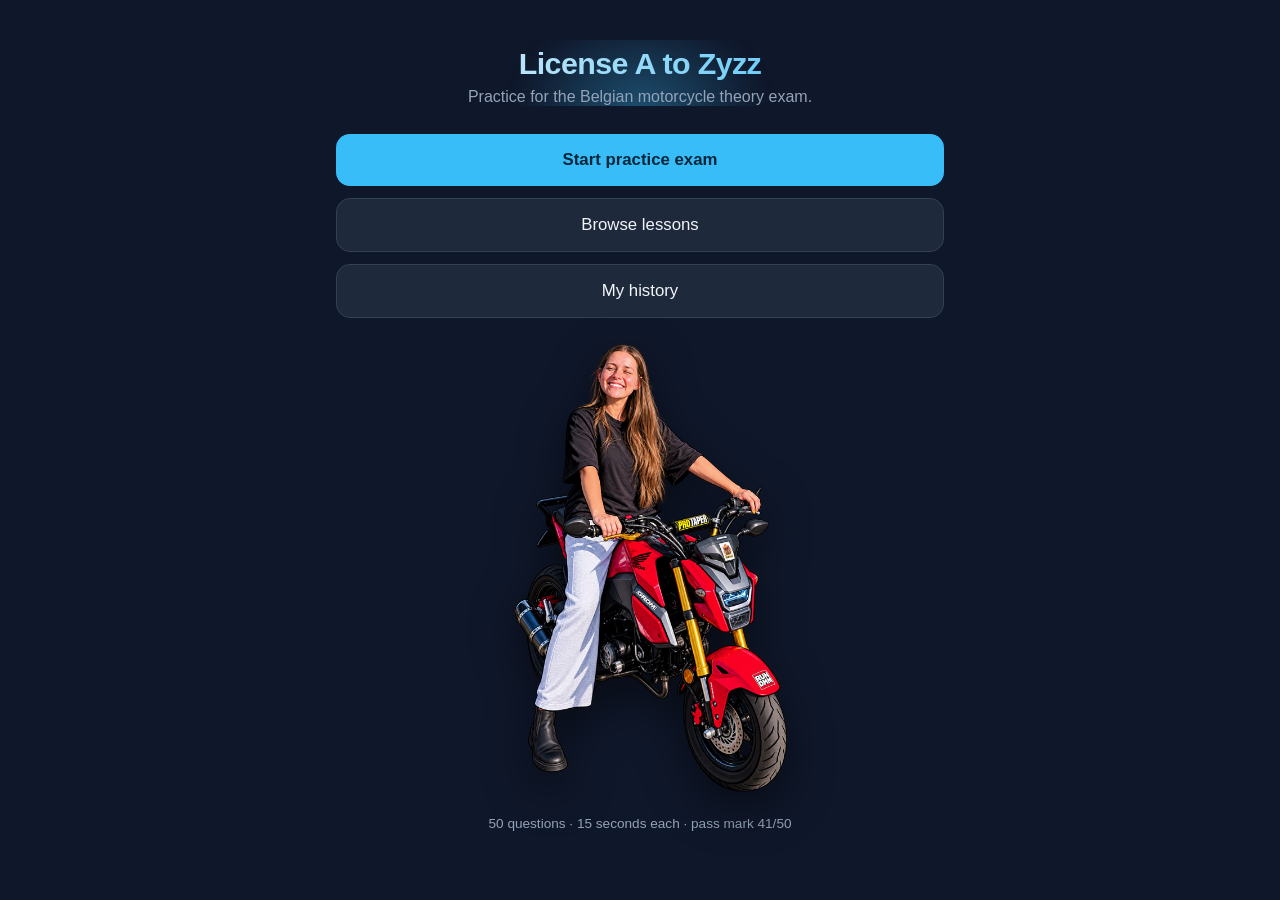
<file: index.html>
<!doctype html>
<html lang="en">
<head>
  <meta charset="UTF-8" />
  <meta name="viewport" content="width=device-width, initial-scale=1, viewport-fit=cover, maximum-scale=1" />
  <title>License A to Zyzz</title>
  <meta name="description" content="Practice trainer for the Belgian motorcycle (rijbewijs A) theory exam." />

  <link rel="manifest" href="manifest.json" />
  <meta name="theme-color" content="#0f172a" />

  <!-- iOS home-screen app behavior -->
  <meta name="apple-mobile-web-app-capable" content="yes" />
  <meta name="apple-mobile-web-app-status-bar-style" content="black-translucent" />
  <meta name="apple-mobile-web-app-title" content="A to Zyzz" />
  <link rel="apple-touch-icon" href="icons/icon-180.png" />

  <link rel="icon" href="icons/icon-192.png" />
  <link rel="stylesheet" href="css/style.css" />
</head>
<body>
  <main id="app"></main>
  <script type="module" src="js/app.js"></script>
</body>
</html>
</file>
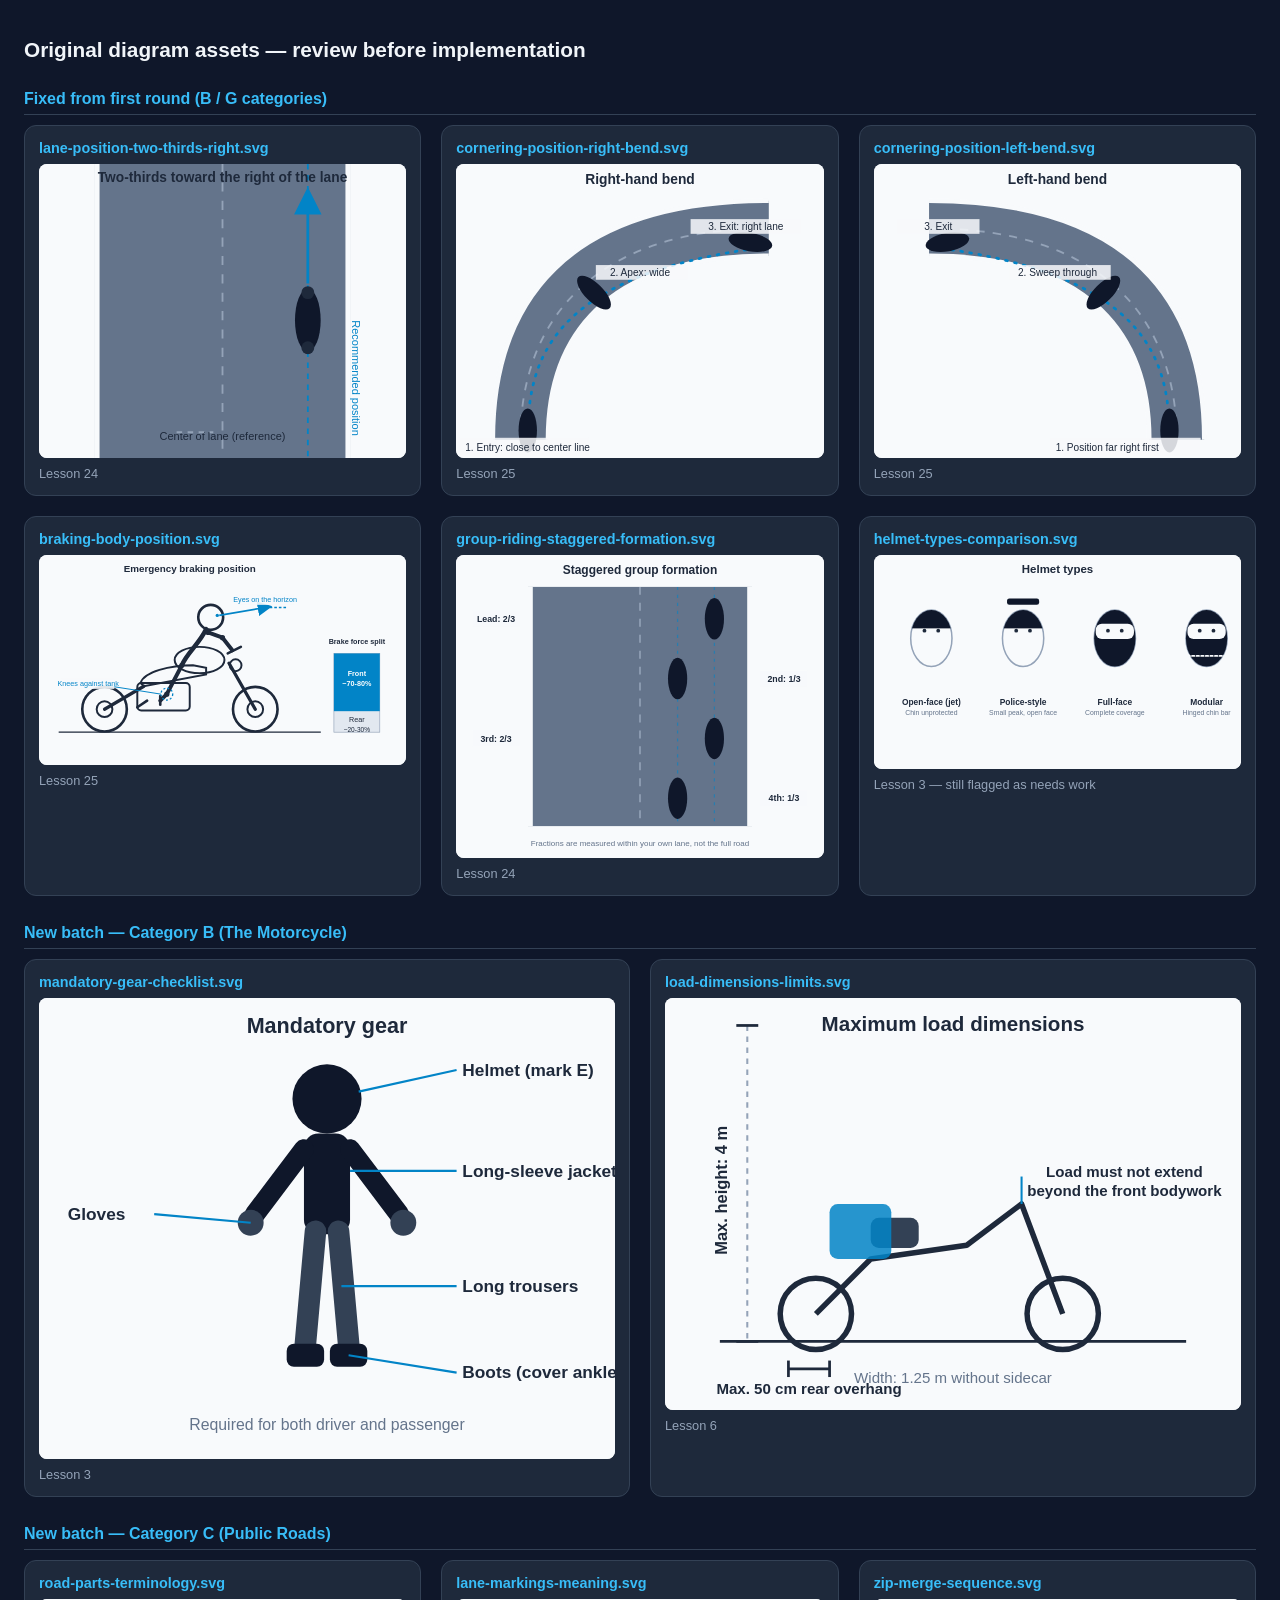
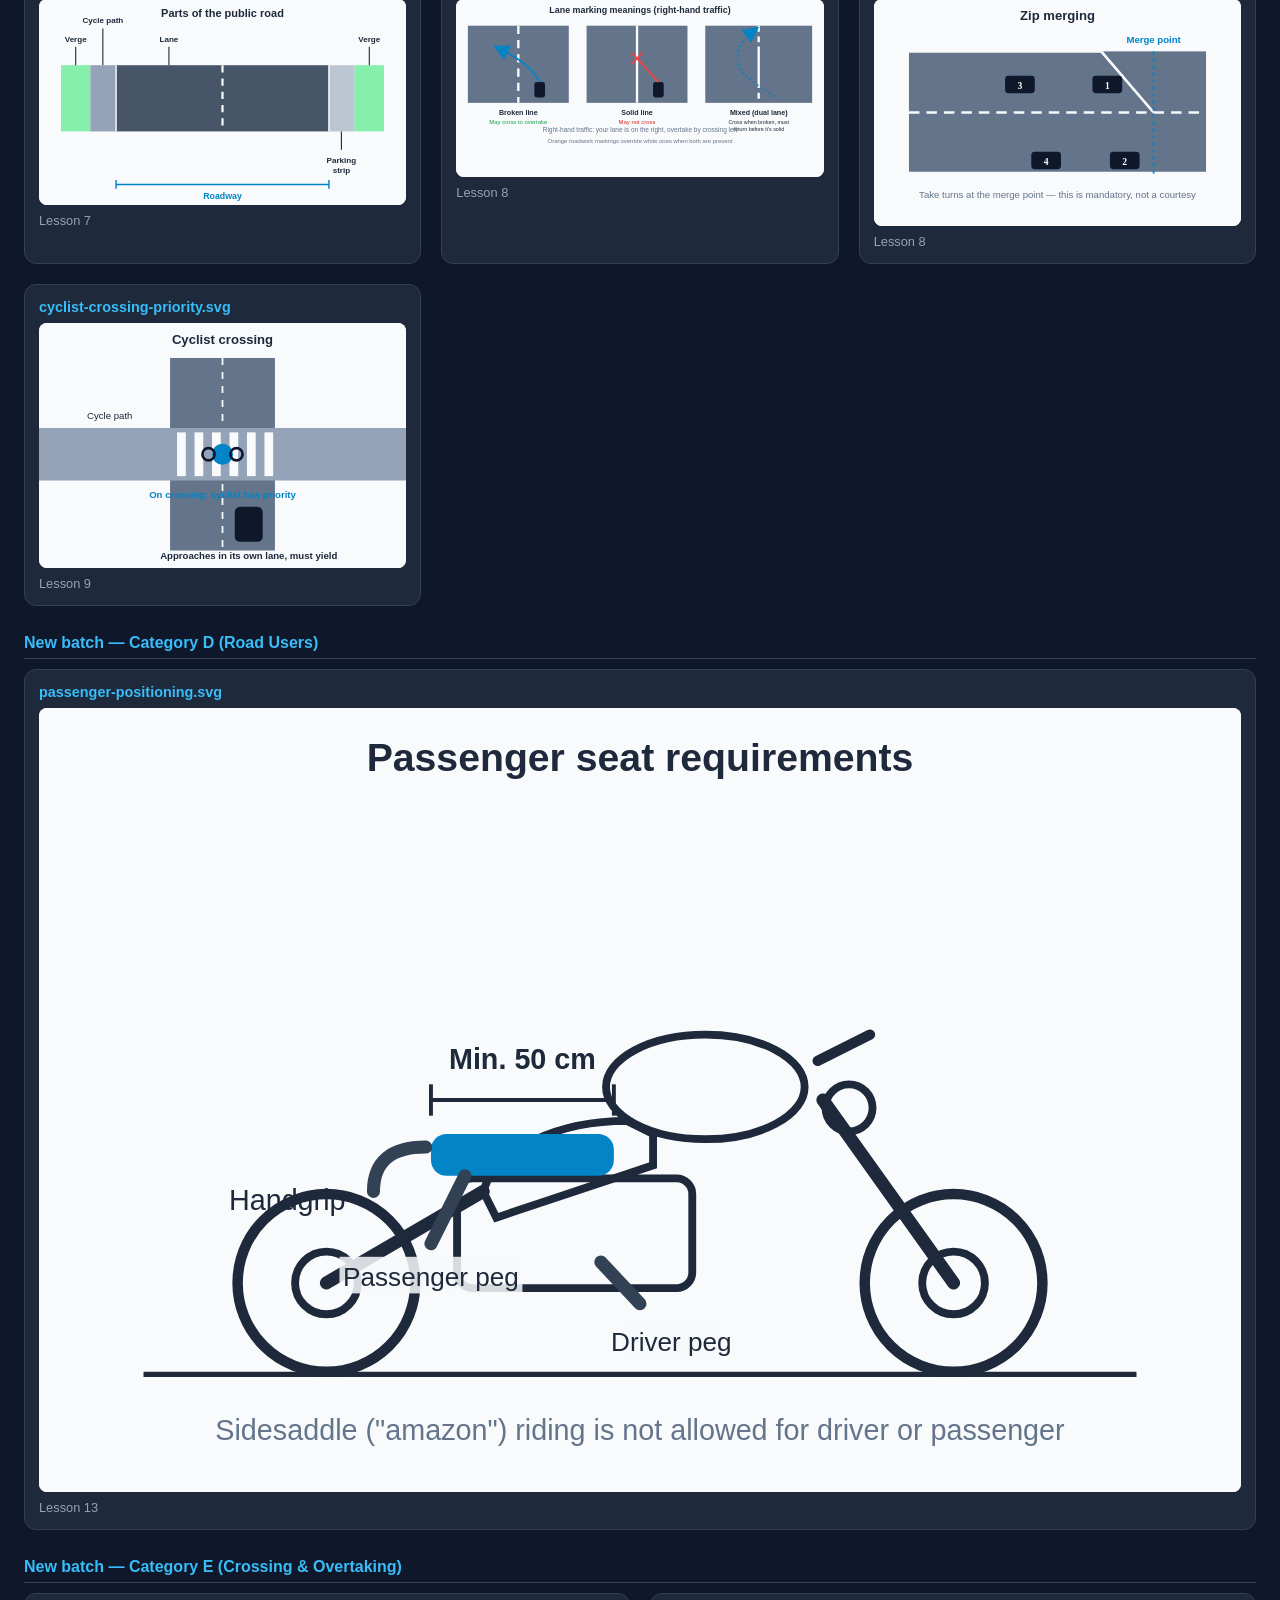
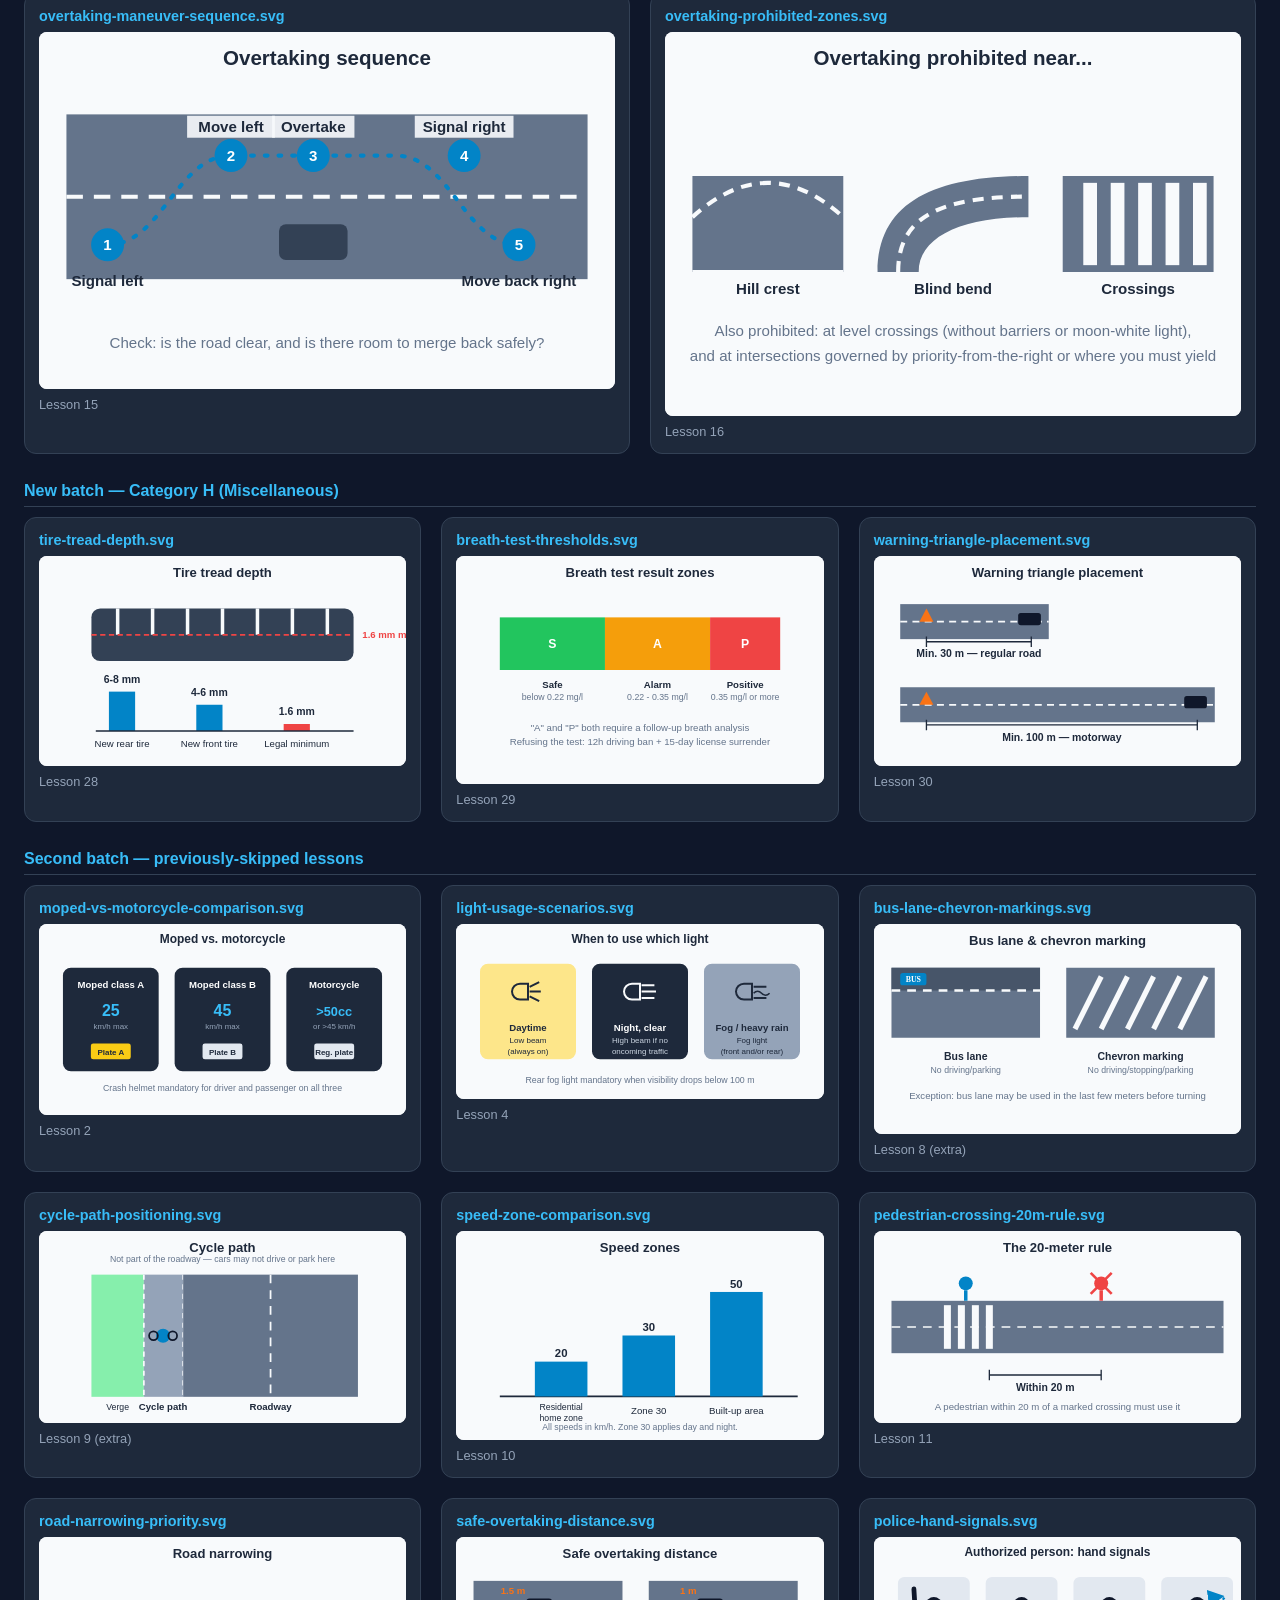
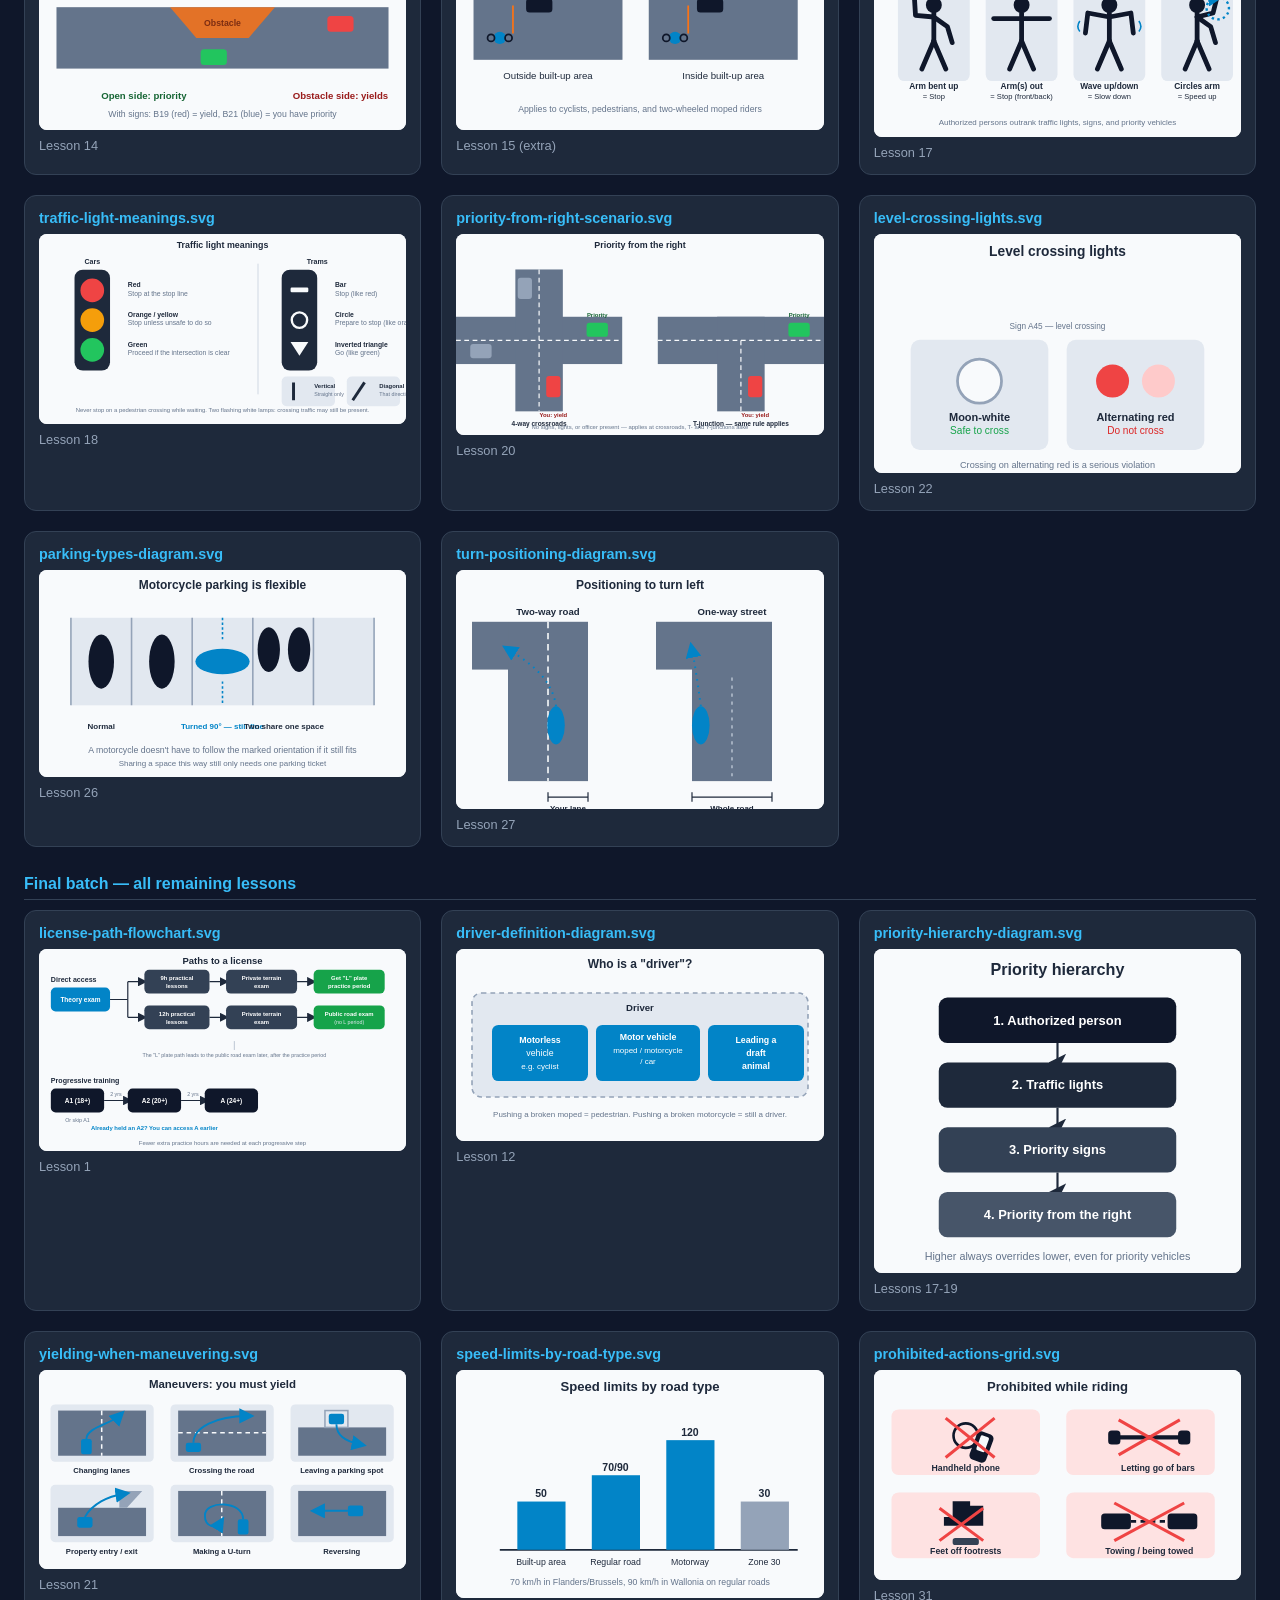
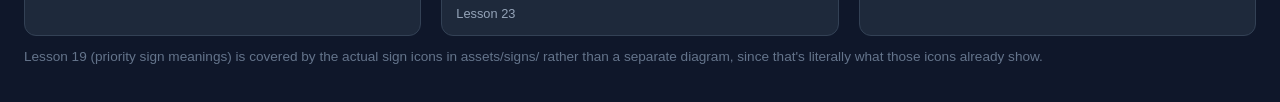
<file: assets/diagrams/preview.html>
<!doctype html>
<html lang="en">
<head>
<meta charset="UTF-8" />
<title>Diagram assets preview</title>
<style>
  body { font-family: sans-serif; background: #0f172a; color: #f1f5f9; padding: 24px; margin: 0; }
  h1 { font-size: 1.3rem; }
  h2.section { font-size: 1rem; color: #38bdf8; margin: 28px 0 10px; border-bottom: 1px solid #334155; padding-bottom: 6px; }
  .grid { display: grid; grid-template-columns: repeat(auto-fit, minmax(320px, 1fr)); gap: 20px; }
  .card { background: #1e293b; border: 1px solid #334155; border-radius: 12px; padding: 14px; }
  .card h3 { font-size: 0.9rem; margin: 0 0 8px; color: #38bdf8; }
  .card p { font-size: 0.8rem; color: #94a3b8; margin: 8px 0 0; }
  img { width: 100%; border-radius: 8px; background: #f8fafc; display: block; }
</style>
</head>
<body>
  <h1>Original diagram assets — review before implementation</h1>

  <h2 class="section">Fixed from first round (B / G categories)</h2>
  <div class="grid">
    <div class="card"><h3>lane-position-two-thirds-right.svg</h3><img src="lane-position-two-thirds-right.svg" /><p>Lesson 24</p></div>
    <div class="card"><h3>cornering-position-right-bend.svg</h3><img src="cornering-position-right-bend.svg" /><p>Lesson 25</p></div>
    <div class="card"><h3>cornering-position-left-bend.svg</h3><img src="cornering-position-left-bend.svg" /><p>Lesson 25</p></div>
    <div class="card"><h3>braking-body-position.svg</h3><img src="braking-body-position.svg" /><p>Lesson 25</p></div>
    <div class="card"><h3>group-riding-staggered-formation.svg</h3><img src="group-riding-staggered-formation.svg" /><p>Lesson 24</p></div>
    <div class="card"><h3>helmet-types-comparison.svg</h3><img src="helmet-types-comparison.svg" /><p>Lesson 3 — still flagged as needs work</p></div>
  </div>

  <h2 class="section">New batch — Category B (The Motorcycle)</h2>
  <div class="grid">
    <div class="card"><h3>mandatory-gear-checklist.svg</h3><img src="mandatory-gear-checklist.svg" /><p>Lesson 3</p></div>
    <div class="card"><h3>load-dimensions-limits.svg</h3><img src="load-dimensions-limits.svg" /><p>Lesson 6</p></div>
  </div>

  <h2 class="section">New batch — Category C (Public Roads)</h2>
  <div class="grid">
    <div class="card"><h3>road-parts-terminology.svg</h3><img src="road-parts-terminology.svg" /><p>Lesson 7</p></div>
    <div class="card"><h3>lane-markings-meaning.svg</h3><img src="lane-markings-meaning.svg" /><p>Lesson 8</p></div>
    <div class="card"><h3>zip-merge-sequence.svg</h3><img src="zip-merge-sequence.svg" /><p>Lesson 8</p></div>
    <div class="card"><h3>cyclist-crossing-priority.svg</h3><img src="cyclist-crossing-priority.svg" /><p>Lesson 9</p></div>
  </div>

  <h2 class="section">New batch — Category D (Road Users)</h2>
  <div class="grid">
    <div class="card"><h3>passenger-positioning.svg</h3><img src="passenger-positioning.svg" /><p>Lesson 13</p></div>
  </div>

  <h2 class="section">New batch — Category E (Crossing & Overtaking)</h2>
  <div class="grid">
    <div class="card"><h3>overtaking-maneuver-sequence.svg</h3><img src="overtaking-maneuver-sequence.svg" /><p>Lesson 15</p></div>
    <div class="card"><h3>overtaking-prohibited-zones.svg</h3><img src="overtaking-prohibited-zones.svg" /><p>Lesson 16</p></div>
  </div>

  <h2 class="section">New batch — Category H (Miscellaneous)</h2>
  <div class="grid">
    <div class="card"><h3>tire-tread-depth.svg</h3><img src="tire-tread-depth.svg" /><p>Lesson 28</p></div>
    <div class="card"><h3>breath-test-thresholds.svg</h3><img src="breath-test-thresholds.svg" /><p>Lesson 29</p></div>
    <div class="card"><h3>warning-triangle-placement.svg</h3><img src="warning-triangle-placement.svg" /><p>Lesson 30</p></div>
  </div>

  <h2 class="section">Second batch — previously-skipped lessons</h2>
  <div class="grid">
    <div class="card"><h3>moped-vs-motorcycle-comparison.svg</h3><img src="moped-vs-motorcycle-comparison.svg" /><p>Lesson 2</p></div>
    <div class="card"><h3>light-usage-scenarios.svg</h3><img src="light-usage-scenarios.svg" /><p>Lesson 4</p></div>
    <div class="card"><h3>bus-lane-chevron-markings.svg</h3><img src="bus-lane-chevron-markings.svg" /><p>Lesson 8 (extra)</p></div>
    <div class="card"><h3>cycle-path-positioning.svg</h3><img src="cycle-path-positioning.svg" /><p>Lesson 9 (extra)</p></div>
    <div class="card"><h3>speed-zone-comparison.svg</h3><img src="speed-zone-comparison.svg" /><p>Lesson 10</p></div>
    <div class="card"><h3>pedestrian-crossing-20m-rule.svg</h3><img src="pedestrian-crossing-20m-rule.svg" /><p>Lesson 11</p></div>
    <div class="card"><h3>road-narrowing-priority.svg</h3><img src="road-narrowing-priority.svg" /><p>Lesson 14</p></div>
    <div class="card"><h3>safe-overtaking-distance.svg</h3><img src="safe-overtaking-distance.svg" /><p>Lesson 15 (extra)</p></div>
    <div class="card"><h3>police-hand-signals.svg</h3><img src="police-hand-signals.svg" /><p>Lesson 17</p></div>
    <div class="card"><h3>traffic-light-meanings.svg</h3><img src="traffic-light-meanings.svg" /><p>Lesson 18</p></div>
    <div class="card"><h3>priority-from-right-scenario.svg</h3><img src="priority-from-right-scenario.svg" /><p>Lesson 20</p></div>
    <div class="card"><h3>level-crossing-lights.svg</h3><img src="level-crossing-lights.svg" /><p>Lesson 22</p></div>
    <div class="card"><h3>parking-types-diagram.svg</h3><img src="parking-types-diagram.svg" /><p>Lesson 26</p></div>
    <div class="card"><h3>turn-positioning-diagram.svg</h3><img src="turn-positioning-diagram.svg" /><p>Lesson 27</p></div>
  </div>

  <h2 class="section">Final batch — all remaining lessons</h2>
  <div class="grid">
    <div class="card"><h3>license-path-flowchart.svg</h3><img src="license-path-flowchart.svg" /><p>Lesson 1</p></div>
    <div class="card"><h3>driver-definition-diagram.svg</h3><img src="driver-definition-diagram.svg" /><p>Lesson 12</p></div>
    <div class="card"><h3>priority-hierarchy-diagram.svg</h3><img src="priority-hierarchy-diagram.svg" /><p>Lessons 17-19</p></div>
    <div class="card"><h3>yielding-when-maneuvering.svg</h3><img src="yielding-when-maneuvering.svg" /><p>Lesson 21</p></div>
    <div class="card"><h3>speed-limits-by-road-type.svg</h3><img src="speed-limits-by-road-type.svg" /><p>Lesson 23</p></div>
    <div class="card"><h3>prohibited-actions-grid.svg</h3><img src="prohibited-actions-grid.svg" /><p>Lesson 31</p></div>
  </div>

  <p style="color:#64748b; font-size:0.85rem;">Lesson 19 (priority sign meanings) is covered by the actual sign icons in assets/signs/ rather than a separate diagram, since that's literally what those icons already show.</p>
</body>
</html>
</file>
<file: css/style.css>
:root {
  --bg: #0f172a;
  --surface: #1e293b;
  --surface-2: #334155;
  --text: #f1f5f9;
  --text-dim: #94a3b8;
  --accent: #38bdf8;
  --accent-dark: #0284c7;
  --pass: #22c55e;
  --fail: #ef4444;
  --warn: #f59e0b;
  --radius: 14px;
  --safe-top: env(safe-area-inset-top, 0px);
  --safe-bottom: env(safe-area-inset-bottom, 0px);
}

* { box-sizing: border-box; }

html, body {
  margin: 0;
  padding: 0;
  background: var(--bg);
  color: var(--text);
  font-family: -apple-system, BlinkMacSystemFont, "Segoe UI", Roboto, sans-serif;
  -webkit-tap-highlight-color: transparent;
  overscroll-behavior-y: contain;
}

#app {
  max-width: 640px;
  margin: 0 auto;
  padding: calc(20px + var(--safe-top)) 16px calc(24px + var(--safe-bottom));
  min-height: 100vh;
}

h1, h2, h3 { line-height: 1.25; }

button {
  font-family: inherit;
  cursor: pointer;
}

/* ---- Home ---- */
.home-hero {
  position: relative;
  text-align: center;
  margin: 20px 0 28px;
  padding-top: 4px;
  overflow: hidden;
}
.home-hero-glow {
  position: absolute;
  top: -60px;
  left: 50%;
  transform: translateX(-50%);
  width: 340px;
  height: 260px;
  background: radial-gradient(closest-side, rgba(56, 189, 248, 0.35), transparent 75%);
  filter: blur(10px);
  pointer-events: none;
  z-index: 0;
}
.home-hero-photo-wrap {
  position: relative;
  display: flex;
  justify-content: center;
  margin: 24px 0;
}
.home-hero-photo {
  width: 100%;
  max-width: 300px;
  height: auto;
  display: block;
  filter: drop-shadow(0 16px 22px rgba(0, 0, 0, 0.5));
}
.home-hero h1 {
  position: relative;
  z-index: 1;
  font-size: 1.9rem;
  font-weight: 800;
  letter-spacing: -0.02em;
  margin: 0 0 6px;
  background: linear-gradient(90deg, #f1f5f9, var(--accent));
  -webkit-background-clip: text;
  background-clip: text;
  color: transparent;
}
.home-sub { position: relative; z-index: 1; color: var(--text-dim); margin: 0; }

.home-actions { display: flex; flex-direction: column; gap: 12px; }

.btn-large { padding: 16px; font-size: 1.05rem; border-radius: var(--radius); border: none; }
.btn-primary { background: var(--accent); color: #04263a; font-weight: 700; }
.btn-primary:active { background: var(--accent-dark); }
.btn-secondary { background: var(--surface); color: var(--text); border: 1px solid var(--surface-2); }
.btn-secondary:active { background: var(--surface-2); }

.home-note { text-align: center; color: var(--text-dim); font-size: 0.85rem; margin-top: 24px; }

/* ---- Back link ---- */
.back-link {
  background: none;
  border: none;
  color: var(--accent);
  font-size: 0.95rem;
  padding: 8px 0;
  margin-bottom: 8px;
}

/* ---- Section title ---- */
.section-title { font-size: 1.3rem; margin: 4px 0 16px; }

/* ---- Category / lesson lists ---- */
.category-list, .lesson-list { display: flex; flex-direction: column; gap: 10px; }

.category-card, .lesson-card {
  display: flex;
  align-items: center;
  gap: 12px;
  background: var(--surface);
  border: 1px solid var(--surface-2);
  border-radius: var(--radius);
  padding: 14px 16px;
  color: var(--text);
  text-align: left;
  width: 100%;
}

.category-letter {
  flex-shrink: 0;
  width: 34px;
  height: 34px;
  border-radius: 8px;
  background: var(--accent);
  color: #04263a;
  display: flex;
  align-items: center;
  justify-content: center;
  font-weight: 700;
}

.category-name { flex: 1; font-weight: 600; }
.category-count { color: var(--text-dim); font-size: 0.8rem; flex-shrink: 0; }

.lesson-num {
  flex-shrink: 0;
  width: 28px;
  height: 28px;
  border-radius: 50%;
  background: var(--surface-2);
  display: flex;
  align-items: center;
  justify-content: center;
  font-size: 0.85rem;
  font-weight: 700;
}
.lesson-title { flex: 1; }

/* ---- Lesson diagrams ---- */
.lesson-diagram {
  margin: 16px 0;
  padding: 0;
}
.lesson-diagram img {
  width: 100%;
  border-radius: var(--radius);
  background: #f8fafc;
  display: block;
}

/* ---- Lesson detail ---- */
.source-link {
  display: inline-block;
  margin-top: 24px;
  color: var(--accent);
  font-size: 0.85rem;
  text-decoration: none;
}
.source-link:active { opacity: 0.7; }

.lesson-body { line-height: 1.55; }
.lesson-body h3 { color: var(--accent); font-size: 1rem; margin: 20px 0 8px; }
.lesson-body p { margin: 8px 0; }
.lesson-body ul, .lesson-body ol { padding-left: 20px; margin: 8px 0; }
.lesson-body li { margin: 4px 0; }
.lesson-body strong { color: #fff; }
.lesson-body table {
  width: 100%;
  border-collapse: collapse;
  margin: 10px 0;
  font-size: 0.9rem;
  overflow-x: auto;
  display: block;
}
.lesson-body th, .lesson-body td {
  border: 1px solid var(--surface-2);
  padding: 6px 8px;
  text-align: left;
}
.lesson-body th { background: var(--surface); }

.fault-legend {
  display: flex;
  flex-wrap: wrap;
  gap: 6px 14px;
  align-items: center;
  margin: 14px 0 22px;
  font-size: 0.85rem;
  color: var(--text-dim);
}
.fault-badge {
  display: inline-block;
  padding: 3px 10px;
  border-radius: 999px;
  font-size: 0.75rem;
  font-weight: 700;
}
.fault-badge-3 { background: rgba(245, 158, 11, 0.15); color: #f59e0b; border: 1px solid rgba(245, 158, 11, 0.4); }
.fault-badge-4 { background: rgba(239, 68, 68, 0.15); color: #f87171; border: 1px solid rgba(239, 68, 68, 0.4); }

.fault-group-title {
  color: var(--text);
  font-size: 0.92rem;
  margin: 22px 0 8px;
}
.fault-list {
  list-style: none;
  padding: 0;
  margin: 0 0 4px;
  display: flex;
  flex-direction: column;
  gap: 8px;
}
.fault-item {
  background: var(--surface);
  border: 1px solid var(--surface-2);
  border-left-width: 4px;
  border-radius: 8px;
  padding: 10px 12px;
  font-size: 0.9rem;
  line-height: 1.45;
}
.fault-item-3 { border-left-color: #f59e0b; }
.fault-item-4 { border-left-color: #ef4444; }

/* ---- Exam ---- */
.exam-header { display: flex; align-items: center; gap: 12px; margin-bottom: 8px; }
.exam-header-info { flex: 1; display: flex; justify-content: space-between; align-items: center; }
.exam-progress { color: var(--text-dim); font-size: 0.9rem; }
.exam-timer { font-weight: 700; font-size: 1.1rem; }
.exam-timer.timer-urgent { color: var(--fail); }

.exam-exit-btn {
  flex-shrink: 0;
  width: 32px;
  height: 32px;
  border-radius: 50%;
  background: var(--surface);
  border: 1px solid var(--surface-2);
  color: var(--text-dim);
  font-size: 1.2rem;
  line-height: 1;
  display: flex;
  align-items: center;
  justify-content: center;
}
.exam-exit-btn:active { background: var(--surface-2); color: var(--text); }

.exam-question-image {
  display: block;
  max-width: 220px;
  margin: 8px auto 16px;
  border-radius: 10px;
  background: #f8fafc;
  padding: 10px;
}

#confirm-btn { margin-top: 20px; }
#confirm-btn:disabled { opacity: 0.4; }

.timer-bar-track { height: 6px; background: var(--surface-2); border-radius: 4px; overflow: hidden; margin-bottom: 20px; }
.timer-bar-fill { height: 100%; background: var(--accent); transition: width 1s linear; }

.exam-question { font-size: 1.15rem; margin: 0 0 20px; }

.exam-options { display: flex; flex-direction: column; gap: 10px; }
.option-btn {
  background: var(--surface);
  border: 1px solid var(--surface-2);
  color: var(--text);
  border-radius: var(--radius);
  padding: 14px 16px;
  text-align: left;
  font-size: 1rem;
}
.option-btn:active { background: var(--surface-2); }
.option-btn:disabled { opacity: 0.6; }
.option-btn.option-selected {
  border-color: var(--accent);
  background: var(--surface-2);
  opacity: 1;
}

.exam-live-score { color: var(--text-dim); font-size: 0.9rem; }

.exit-confirm-overlay {
  position: fixed;
  inset: 0;
  background: rgba(0, 0, 0, 0.6);
  display: flex;
  align-items: center;
  justify-content: center;
  padding: 24px;
  z-index: 100;
}
.exit-confirm-box {
  background: var(--surface);
  border: 1px solid var(--surface-2);
  border-radius: var(--radius);
  padding: 20px;
  max-width: 360px;
  width: 100%;
}
.exit-confirm-text { margin: 0 0 18px; font-size: 1rem; line-height: 1.4; }
.exit-confirm-actions { display: flex; flex-direction: column; gap: 10px; }
.exit-confirm-quit { background: var(--fail); color: #fff; }
.exit-confirm-quit:active { opacity: 0.85; }

/* ---- Exam setup ---- */
.setup-intro { color: var(--text-dim); font-size: 0.9rem; margin-bottom: 20px; }
.setup-option {
  display: flex;
  align-items: center;
  justify-content: space-between;
  gap: 16px;
  background: var(--surface);
  border: 1px solid var(--surface-2);
  border-radius: var(--radius);
  padding: 14px 16px;
  margin-bottom: 12px;
}
.setup-option-title { font-weight: 600; font-size: 0.95rem; }
.setup-option-desc { color: var(--text-dim); font-size: 0.8rem; margin-top: 2px; }

.toggle-switch {
  flex-shrink: 0;
  width: 48px;
  height: 28px;
  border-radius: 14px;
  background: var(--surface-2);
  border: none;
  position: relative;
  padding: 0;
}
.toggle-switch::after {
  content: "";
  position: absolute;
  top: 3px;
  left: 3px;
  width: 22px;
  height: 22px;
  border-radius: 50%;
  background: #fff;
  transition: left 0.15s ease;
}
.toggle-switch.on { background: var(--accent); }
.toggle-switch.on::after { left: 23px; }

#begin-btn { margin-top: 12px; }

/* ---- Results ---- */
.results-summary { text-align: center; padding: 28px 16px; border-radius: var(--radius); margin-bottom: 20px; }
.results-summary.pass { background: rgba(34,197,94,0.15); border: 1px solid var(--pass); }
.results-summary.fail { background: rgba(239,68,68,0.15); border: 1px solid var(--fail); }
.results-score { font-size: 2.2rem; font-weight: 800; }
.results-verdict { font-size: 1.1rem; font-weight: 700; margin-top: 4px; }
.results-summary.pass .results-verdict { color: var(--pass); }
.results-summary.fail .results-verdict { color: var(--fail); }
.results-note { color: var(--text-dim); font-size: 0.85rem; margin-top: 6px; }

.results-actions { display: flex; flex-direction: column; gap: 10px; margin-bottom: 24px; }

.review-title { font-size: 1.05rem; margin-bottom: 12px; }
.review-list { display: flex; flex-direction: column; gap: 12px; }
.review-item { background: var(--surface); border: 1px solid var(--surface-2); border-radius: var(--radius); padding: 14px; }
.review-q { font-weight: 600; margin-bottom: 8px; }
.review-your-answer { color: var(--fail); font-size: 0.9rem; margin-bottom: 4px; }
.review-correct-answer { color: var(--pass); font-size: 0.9rem; margin-bottom: 6px; }
.review-explanation { color: var(--text-dim); font-size: 0.85rem; }
.review-lesson-link {
  display: inline-block;
  margin-top: 10px;
  background: none;
  border: none;
  color: var(--accent);
  font-size: 0.85rem;
  padding: 0;
}
.review-perfect { color: var(--pass); text-align: center; }

/* ---- Signs ---- */
.sign-shape-note { color: var(--text-dim); font-size: 0.85rem; margin: -8px 0 16px; }
.sign-grid {
  display: grid;
  grid-template-columns: repeat(auto-fill, minmax(140px, 1fr));
  gap: 10px;
}
.sign-card {
  background: var(--surface);
  border: 1px solid var(--surface-2);
  border-radius: 10px;
  padding: 10px;
  text-align: center;
  display: flex;
  flex-direction: column;
  align-items: center;
}
.sign-img { width: 56px; height: auto; margin-bottom: 6px; background: #fff; border-radius: 4px; padding: 4px; }
.sign-code { font-weight: 700; font-size: 0.8rem; color: var(--accent); }
.sign-meaning { font-size: 0.78rem; color: var(--text-dim); margin-top: 2px; line-height: 1.3; }

/* ---- History ---- */
.history-list { display: flex; flex-direction: column; gap: 8px; }
.history-item {
  display: flex;
  justify-content: space-between;
  align-items: center;
  background: var(--surface);
  border: 1px solid var(--surface-2);
  border-left-width: 4px;
  border-radius: 10px;
  padding: 12px 14px;
  font-size: 0.9rem;
}
.history-item.pass { border-left-color: var(--pass); }
.history-item.fail { border-left-color: var(--fail); }
.history-date { color: var(--text-dim); }
.history-score { font-weight: 700; }
.history-item.pass .history-verdict { color: var(--pass); }
.history-item.fail .history-verdict { color: var(--fail); }
.history-empty { color: var(--text-dim); text-align: center; margin-top: 32px; }
</file>
